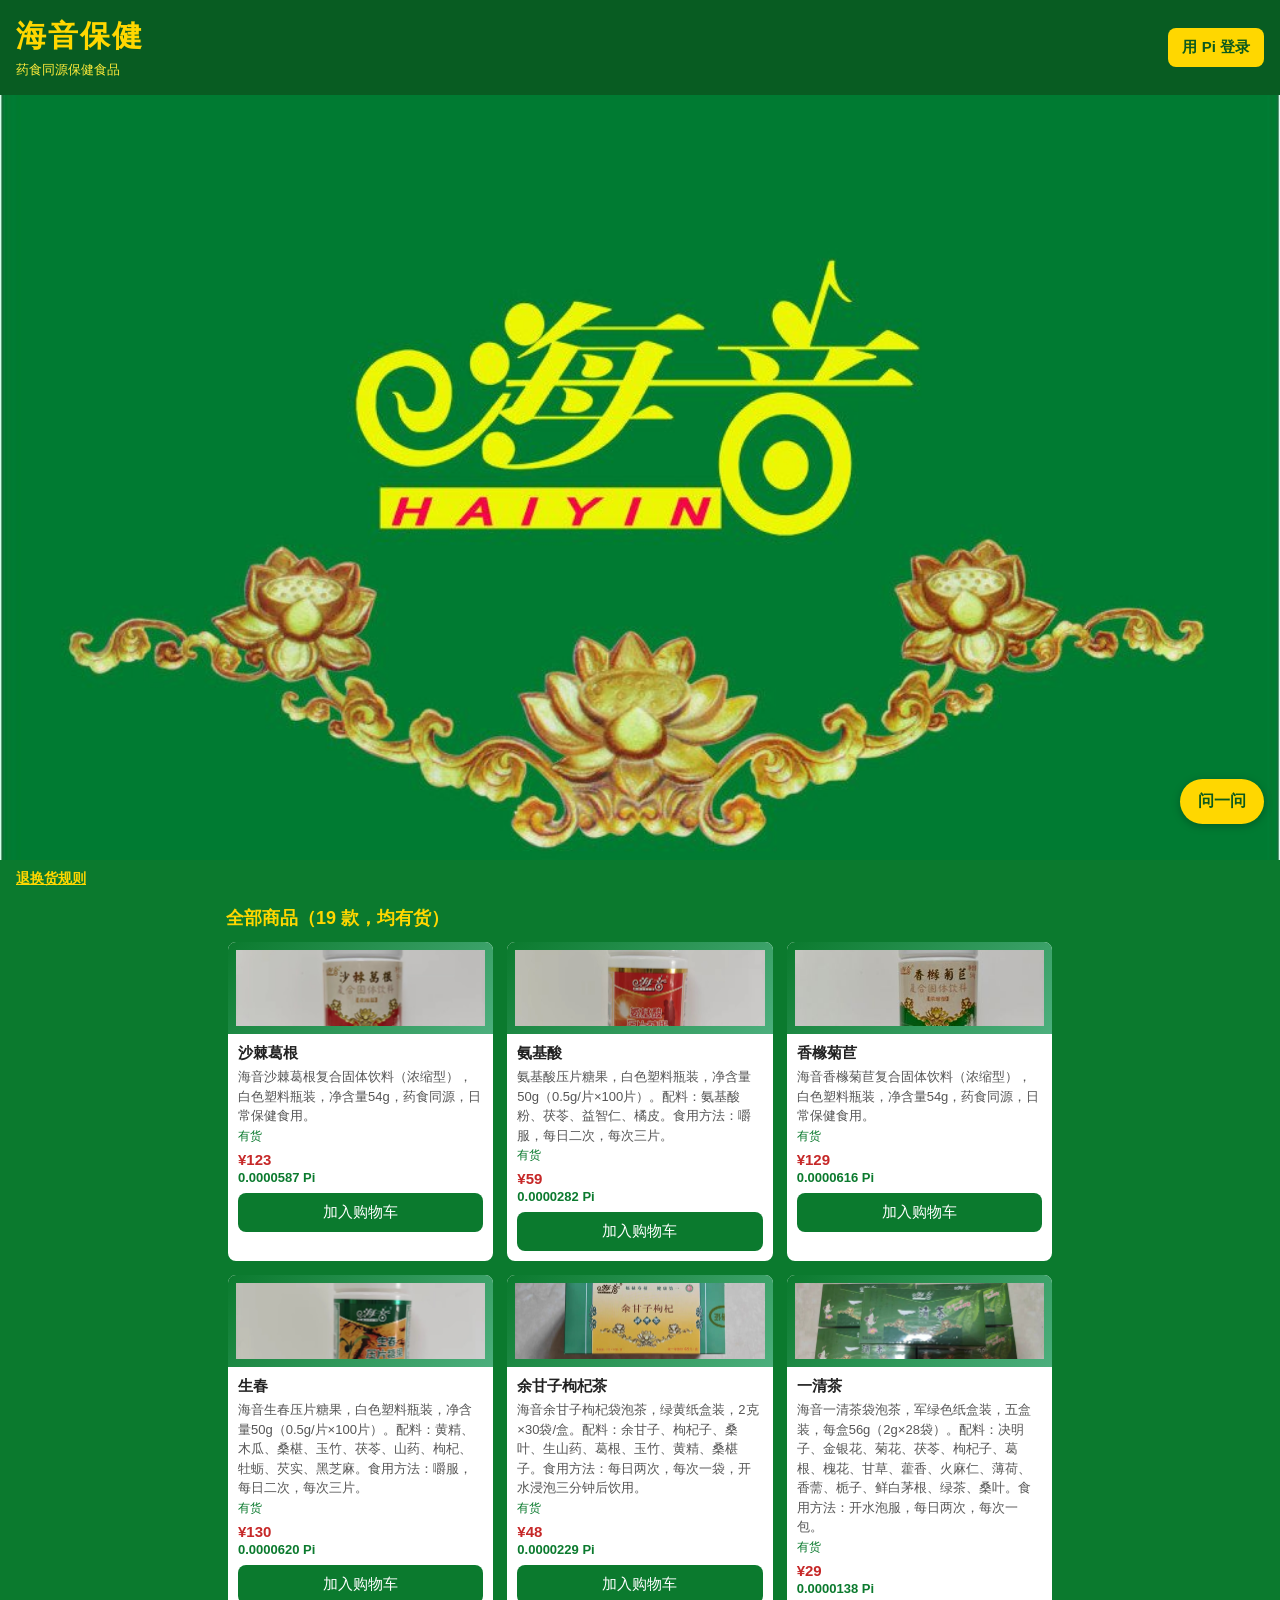
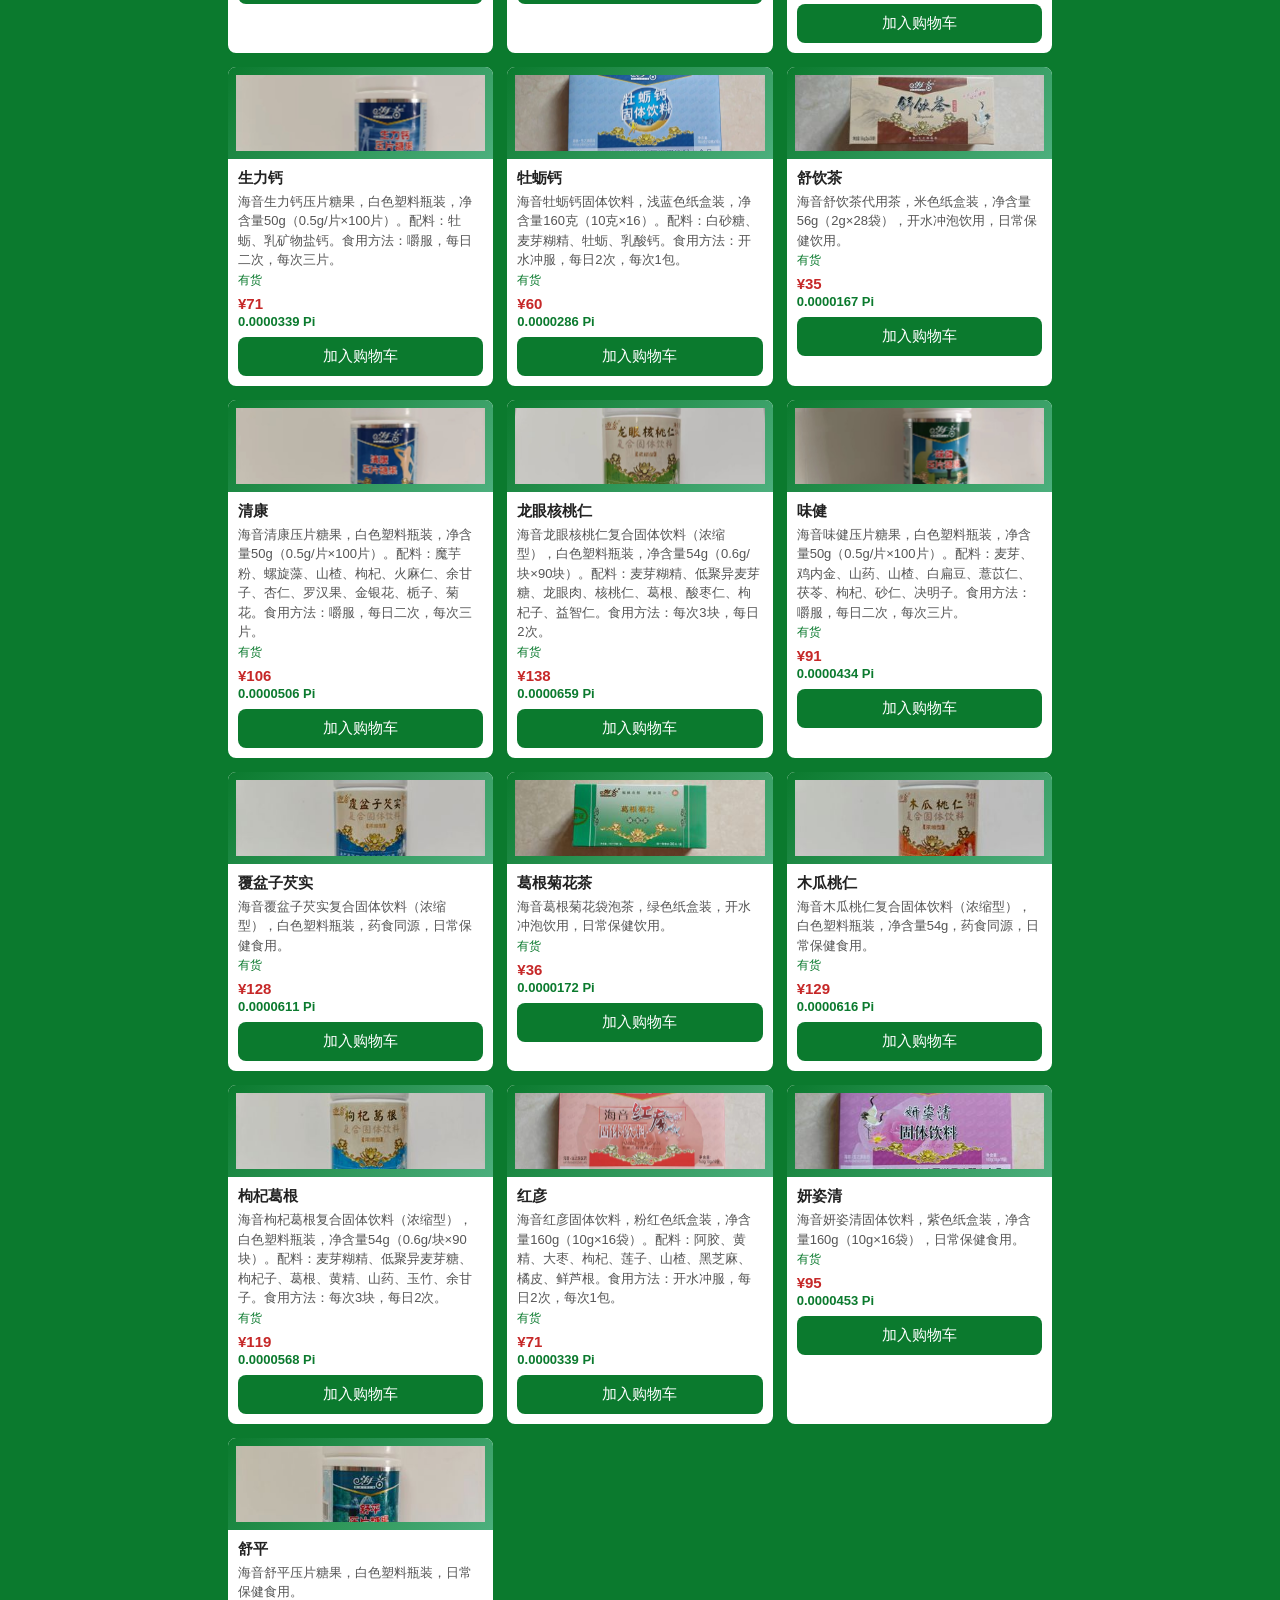
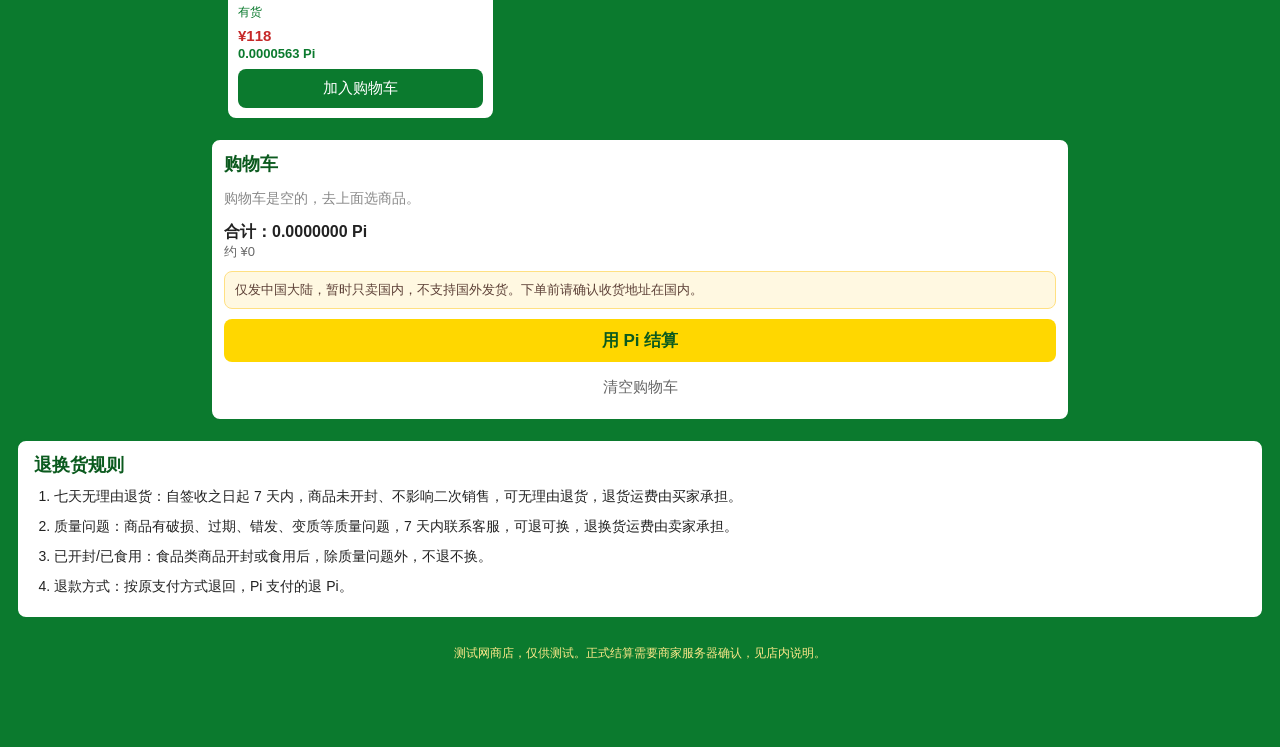
<file: index.html>
<!DOCTYPE html>
<html lang="zh-CN">
<head>
<meta charset="UTF-8">
<meta name="viewport" content="width=device-width, initial-scale=1.0, viewport-fit=cover">
<title>海音保健 - Pi 商店</title>
<script src="https://sdk.minepi.com/pi-sdk.js"></script>
  <script type="module" crossorigin src="./assets/index-LHDeGMed.js"></script>
  <link rel="stylesheet" crossorigin href="./assets/index-BUEbIGq6.css">
</head>
<body>
<div id="root"></div>
</body>
</html>
</file>
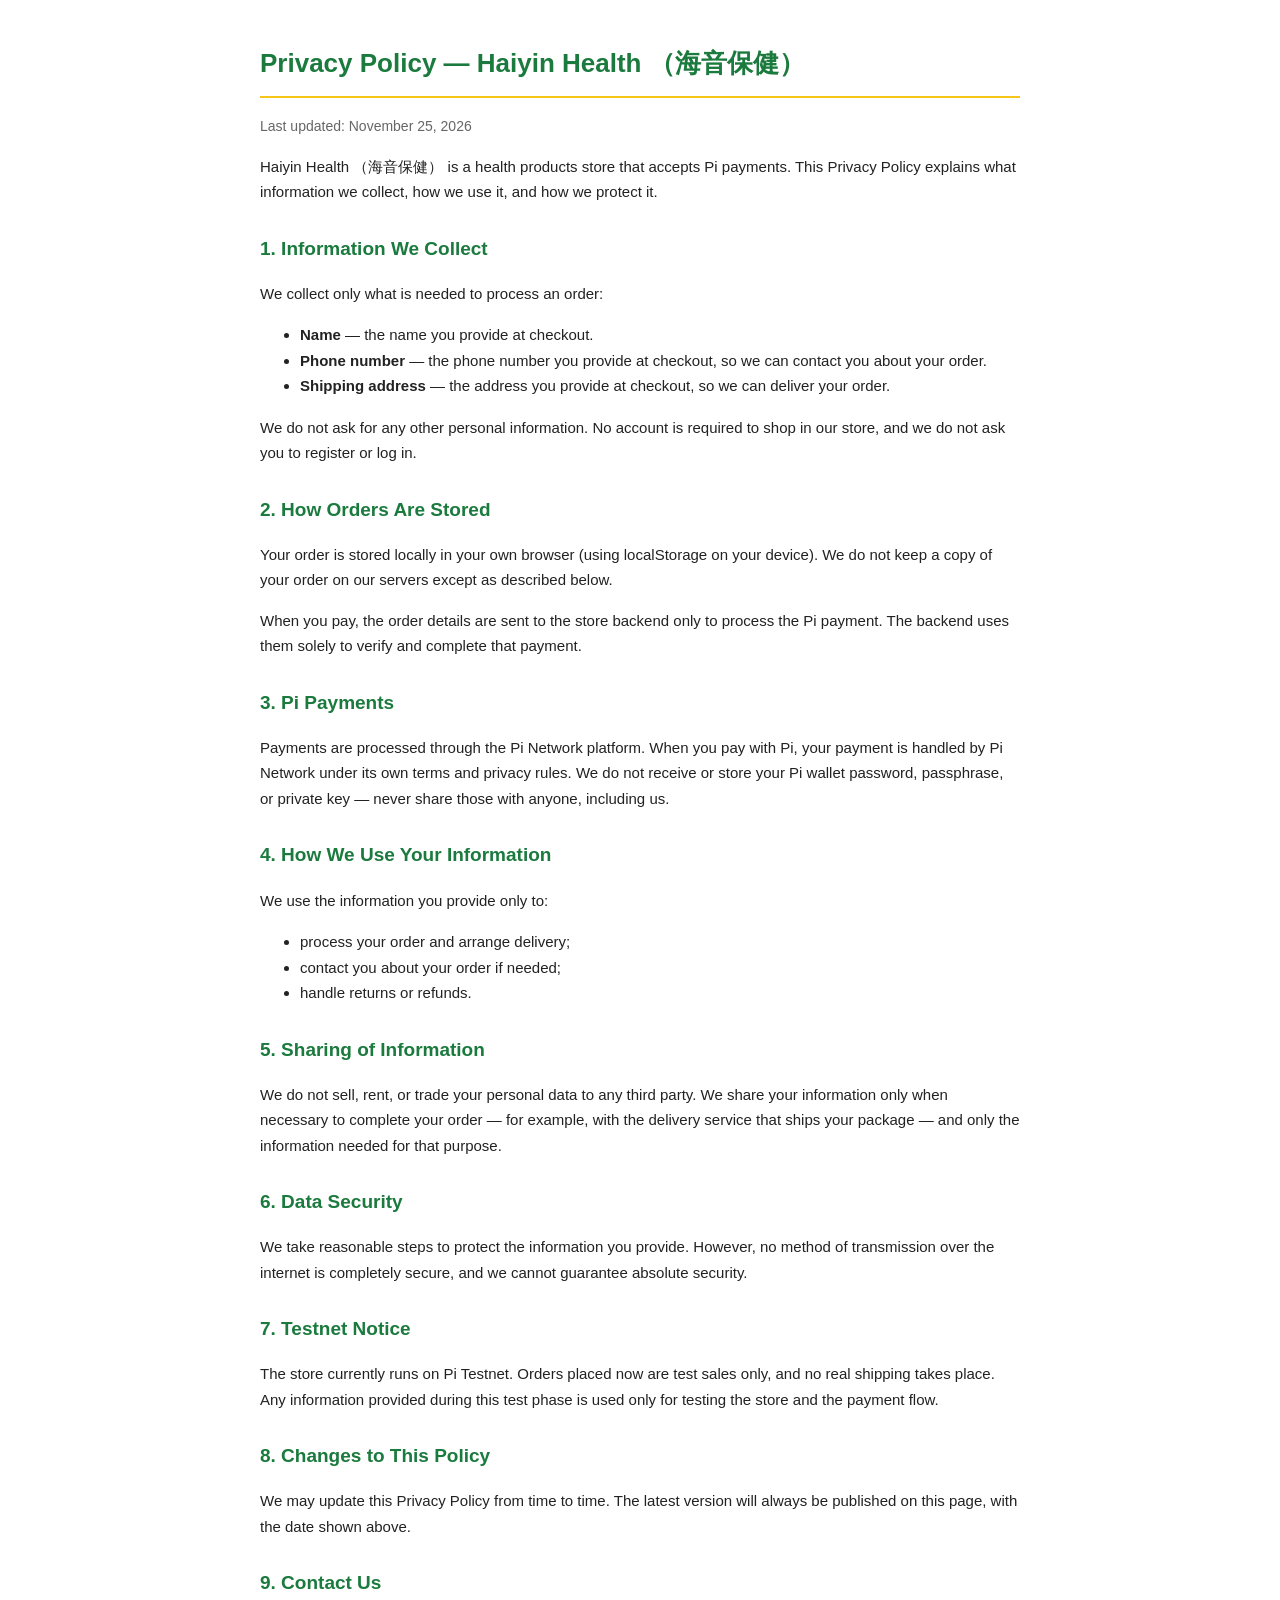
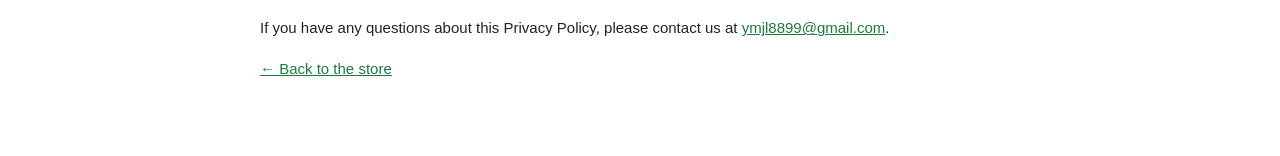
<file: privacy.html>
<!DOCTYPE html>
<html lang="en">
<head>
<meta charset="UTF-8">
<meta name="viewport" content="width=device-width, initial-scale=1.0">
<title>Privacy Policy — Haiyin Health</title>
<style>
  body { font-family: -apple-system, "Segoe UI", Arial, sans-serif; max-width: 760px; margin: 0 auto; padding: 24px 20px 60px; line-height: 1.7; color: #222; }
  h1 { color: #1b7a3d; font-size: 26px; border-bottom: 2px solid #f5c518; padding-bottom: 10px; }
  h2 { color: #1b7a3d; font-size: 19px; margin-top: 28px; }
  p, li { font-size: 15px; }
  .meta { color: #666; font-size: 14px; }
  a { color: #1b7a3d; }
</style>
</head>
<body>
<h1>Privacy Policy — Haiyin Health （海音保健）</h1>
<p class="meta">Last updated: November 25, 2026</p>

<p>Haiyin Health （海音保健） is a health products store that accepts Pi payments. This Privacy Policy explains what information we collect, how we use it, and how we protect it.</p>

<h2>1. Information We Collect</h2>
<p>We collect only what is needed to process an order:</p>
<ul>
  <li><strong>Name</strong> — the name you provide at checkout.</li>
  <li><strong>Phone number</strong> — the phone number you provide at checkout, so we can contact you about your order.</li>
  <li><strong>Shipping address</strong> — the address you provide at checkout, so we can deliver your order.</li>
</ul>
<p>We do not ask for any other personal information. No account is required to shop in our store, and we do not ask you to register or log in.</p>

<h2>2. How Orders Are Stored</h2>
<p>Your order is stored locally in your own browser (using localStorage on your device). We do not keep a copy of your order on our servers except as described below.</p>
<p>When you pay, the order details are sent to the store backend only to process the Pi payment. The backend uses them solely to verify and complete that payment.</p>

<h2>3. Pi Payments</h2>
<p>Payments are processed through the Pi Network platform. When you pay with Pi, your payment is handled by Pi Network under its own terms and privacy rules. We do not receive or store your Pi wallet password, passphrase, or private key — never share those with anyone, including us.</p>

<h2>4. How We Use Your Information</h2>
<p>We use the information you provide only to:</p>
<ul>
  <li>process your order and arrange delivery;</li>
  <li>contact you about your order if needed;</li>
  <li>handle returns or refunds.</li>
</ul>

<h2>5. Sharing of Information</h2>
<p>We do not sell, rent, or trade your personal data to any third party. We share your information only when necessary to complete your order — for example, with the delivery service that ships your package — and only the information needed for that purpose.</p>

<h2>6. Data Security</h2>
<p>We take reasonable steps to protect the information you provide. However, no method of transmission over the internet is completely secure, and we cannot guarantee absolute security.</p>

<h2>7. Testnet Notice</h2>
<p>The store currently runs on Pi Testnet. Orders placed now are test sales only, and no real shipping takes place. Any information provided during this test phase is used only for testing the store and the payment flow.</p>

<h2>8. Changes to This Policy</h2>
<p>We may update this Privacy Policy from time to time. The latest version will always be published on this page, with the date shown above.</p>

<h2>9. Contact Us</h2>
<p>If you have any questions about this Privacy Policy, please contact us at <a href="mailto:ymjl8899@gmail.com">ymjl8899@gmail.com</a>.</p>

<p><a href="/">← Back to the store</a></p>
</body>
</html>
</file>
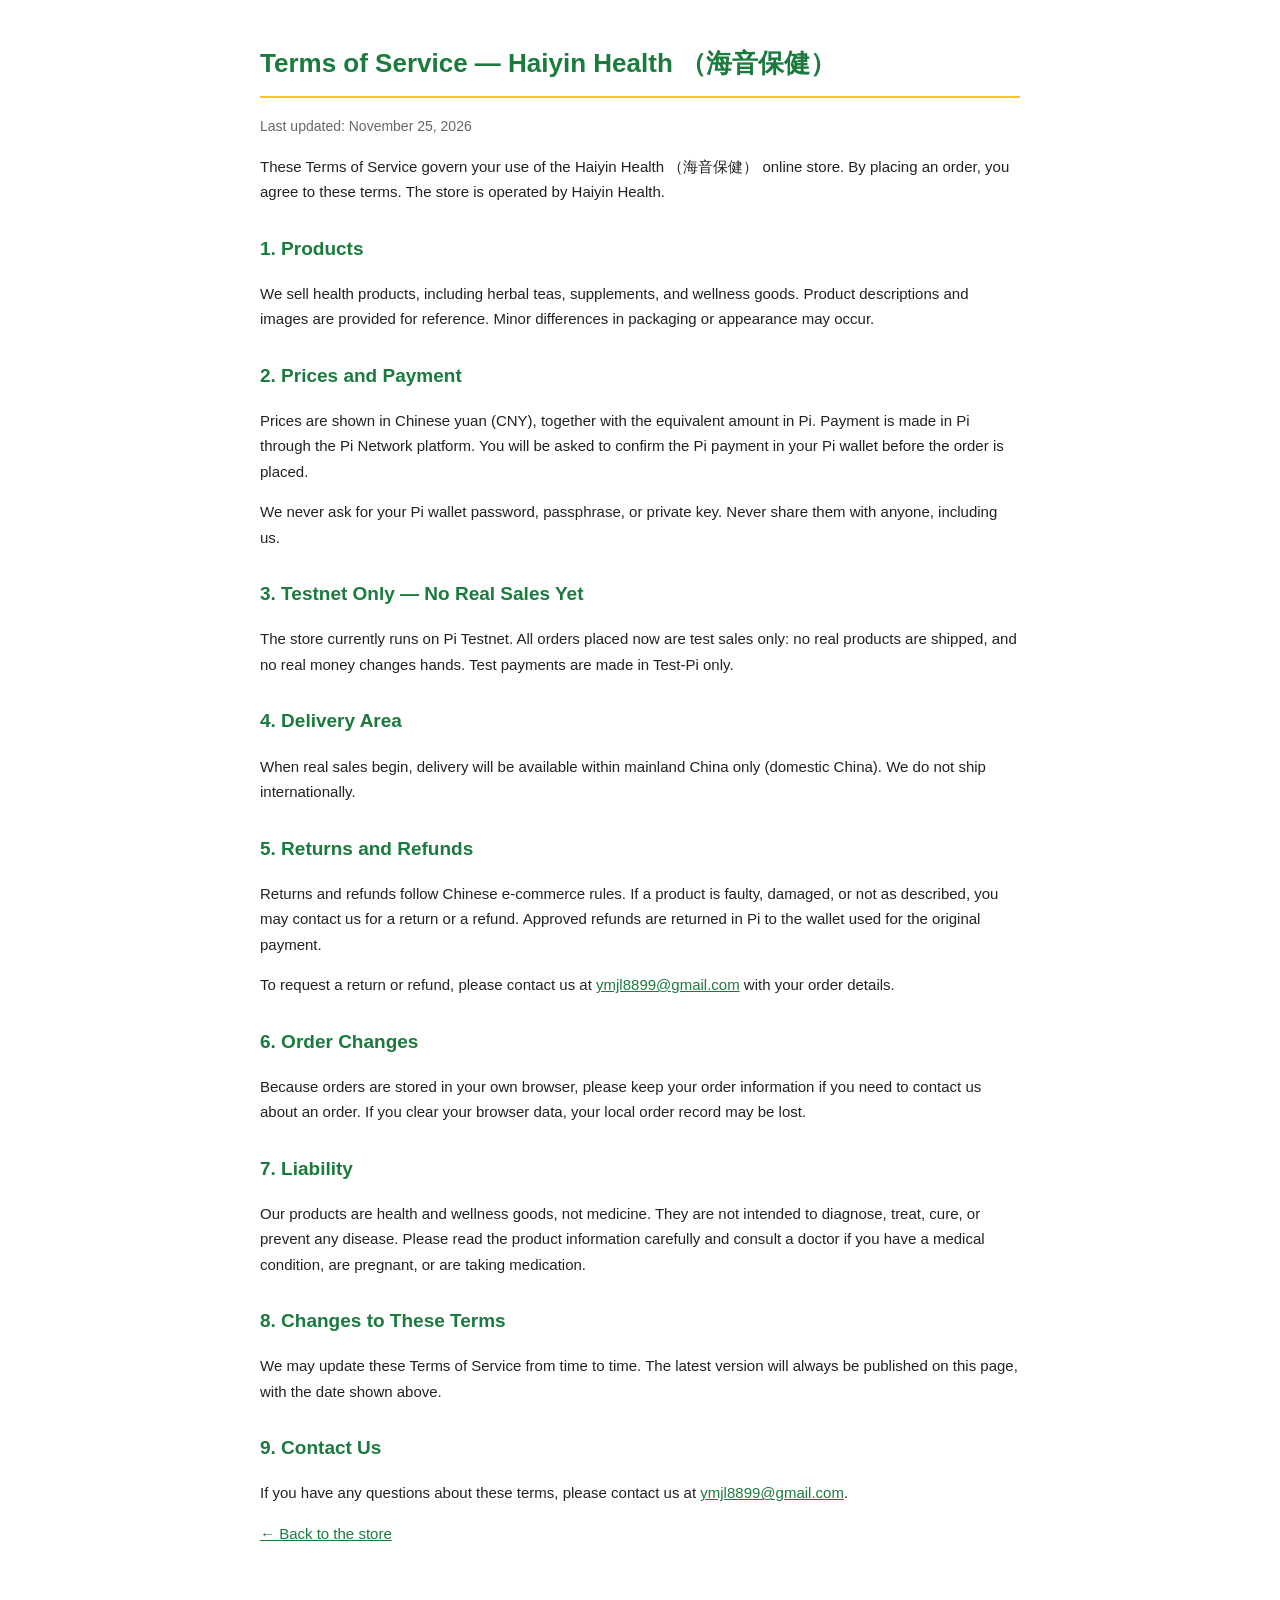
<file: terms.html>
<!DOCTYPE html>
<html lang="en">
<head>
<meta charset="UTF-8">
<meta name="viewport" content="width=device-width, initial-scale=1.0">
<title>Terms of Service — Haiyin Health</title>
<style>
  body { font-family: -apple-system, "Segoe UI", Arial, sans-serif; max-width: 760px; margin: 0 auto; padding: 24px 20px 60px; line-height: 1.7; color: #222; }
  h1 { color: #1b7a3d; font-size: 26px; border-bottom: 2px solid #f5c518; padding-bottom: 10px; }
  h2 { color: #1b7a3d; font-size: 19px; margin-top: 28px; }
  p, li { font-size: 15px; }
  .meta { color: #666; font-size: 14px; }
  a { color: #1b7a3d; }
</style>
</head>
<body>
<h1>Terms of Service — Haiyin Health （海音保健）</h1>
<p class="meta">Last updated: November 25, 2026</p>

<p>These Terms of Service govern your use of the Haiyin Health （海音保健） online store. By placing an order, you agree to these terms. The store is operated by Haiyin Health.</p>

<h2>1. Products</h2>
<p>We sell health products, including herbal teas, supplements, and wellness goods. Product descriptions and images are provided for reference. Minor differences in packaging or appearance may occur.</p>

<h2>2. Prices and Payment</h2>
<p>Prices are shown in Chinese yuan (CNY), together with the equivalent amount in Pi. Payment is made in Pi through the Pi Network platform. You will be asked to confirm the Pi payment in your Pi wallet before the order is placed.</p>
<p>We never ask for your Pi wallet password, passphrase, or private key. Never share them with anyone, including us.</p>

<h2>3. Testnet Only — No Real Sales Yet</h2>
<p>The store currently runs on Pi Testnet. All orders placed now are test sales only: no real products are shipped, and no real money changes hands. Test payments are made in Test-Pi only.</p>

<h2>4. Delivery Area</h2>
<p>When real sales begin, delivery will be available within mainland China only (domestic China). We do not ship internationally.</p>

<h2>5. Returns and Refunds</h2>
<p>Returns and refunds follow Chinese e-commerce rules. If a product is faulty, damaged, or not as described, you may contact us for a return or a refund. Approved refunds are returned in Pi to the wallet used for the original payment.</p>
<p>To request a return or refund, please contact us at <a href="mailto:ymjl8899@gmail.com">ymjl8899@gmail.com</a> with your order details.</p>

<h2>6. Order Changes</h2>
<p>Because orders are stored in your own browser, please keep your order information if you need to contact us about an order. If you clear your browser data, your local order record may be lost.</p>

<h2>7. Liability</h2>
<p>Our products are health and wellness goods, not medicine. They are not intended to diagnose, treat, cure, or prevent any disease. Please read the product information carefully and consult a doctor if you have a medical condition, are pregnant, or are taking medication.</p>

<h2>8. Changes to These Terms</h2>
<p>We may update these Terms of Service from time to time. The latest version will always be published on this page, with the date shown above.</p>

<h2>9. Contact Us</h2>
<p>If you have any questions about these terms, please contact us at <a href="mailto:ymjl8899@gmail.com">ymjl8899@gmail.com</a>.</p>

<p><a href="/">← Back to the store</a></p>
</body>
</html>
</file>
<file: assets/index-BUEbIGq6.css>
*{box-sizing:border-box}body{margin:0;font-family:-apple-system,PingFang SC,Hiragino Sans GB,Microsoft YaHei,sans-serif;background:#0b7a2e;color:#222;padding-bottom:72px}#root{min-height:100vh}.topbar{display:flex;align-items:center;justify-content:space-between;gap:12px;padding:16px;background:#085c22;color:#fff}.brand-name{font-size:30px;font-weight:700;color:gold;letter-spacing:2px}.brand-sub{font-size:13px;color:#ffeb3b;margin-top:4px}.btn{border:none;border-radius:8px;padding:10px 14px;font-size:15px;cursor:pointer}.btn-login{background:gold;color:#0b5a1e;font-weight:700;white-space:nowrap}.btn-checkout{display:block;width:100%;background:gold;color:#0b5a1e;font-weight:700;font-size:17px;margin-top:10px}.btn-ghost{display:block;width:100%;background:transparent;color:#666;margin-top:6px}.logo-banner{padding:0}.logo-banner img{display:block;width:100%;height:auto}.badges{display:flex;flex-wrap:wrap;gap:8px;padding:12px 16px 0}.badge{background:#fff;color:#0b5a1e;border:1px solid #ffd700;border-radius:999px;padding:4px 10px;font-size:12px}.badge-testnet{background:gold;color:#0b5a1e;border-color:gold;font-weight:700}.notice{margin:12px 16px 0;padding:10px 12px;background:#fff8e1;border:1px solid #ffe082;border-radius:8px;font-size:13px;line-height:1.6;color:#5d4037}.section-title{font-size:18px;margin:18px 16px 10px;color:gold}.grid{display:grid;grid-template-columns:1fr 1fr;gap:10px;padding:0 16px}.card{background:#fff;border:2px solid #0b7a2e;border-radius:10px;overflow:hidden;display:flex;flex-direction:column}.card-thumb{height:92px;display:flex;align-items:center;justify-content:center;background:linear-gradient(135deg,#0b7a2e,#4caf7d);color:#fff;font-size:19px;font-weight:700;text-align:center;padding:8px;line-height:1.3}.card-thumb img{width:100%;height:100%;object-fit:cover;display:block;cursor:zoom-in}.card-body{padding:10px;display:flex;flex-direction:column;flex:1}.card-name{font-size:15px;font-weight:700}.card-desc{font-size:13px;color:#555;line-height:1.5;margin-top:4px}.card-stock{font-size:12px;color:#0b7a2e;margin-top:2px}.card-price-cny{font-size:15px;color:#c62828;font-weight:700;margin-top:6px}.card-price-pi{font-size:13px;color:#0b7a2e;font-weight:700;margin-top:2px;word-break:break-all}.btn-add{margin-top:8px;background:#0b7a2e;color:#fff;width:100%}.cart-panel,.order-panel{margin:18px 16px 0;background:#fff;border:2px solid #0b7a2e;border-radius:10px;padding:12px}.cart-panel .section-title,.order-panel .section-title{margin:0 0 10px;color:#0b5a1e}.cart-row{display:flex;align-items:center;gap:8px;padding:8px 0;border-bottom:1px solid #eee;font-size:14px}.cart-row-name{flex:1}.cart-row-pi{color:#0b7a2e;font-size:13px;font-weight:700}.qty-btn{width:28px;height:28px;border-radius:6px;border:1px solid #0b7a2e;background:#fff;color:#0b7a2e;font-size:16px;cursor:pointer}.qty-num{min-width:22px;text-align:center}.cart-total{margin-top:10px;font-size:16px;font-weight:700}.cart-total-cny{font-size:13px;color:#666;font-weight:400}.order-item{padding:8px 0;border-bottom:1px solid #eee;font-size:13px;line-height:1.6;word-break:break-all}.order-item .order-status{color:#0b7a2e;font-weight:700}.status-box{margin:18px 16px 0;padding:12px;border-radius:10px;background:#fff8e1;border:1px solid #f7c948;font-size:14px;line-height:1.7;word-break:break-all}.status-box.error{background:#fdecea;border-color:#f5c6cb}.footer{margin:24px 16px 0;font-size:12px;color:#ffe98a;line-height:1.7;text-align:center}.cart-bar{position:fixed;left:0;right:0;bottom:0;padding:10px 16px calc(10px + env(safe-area-inset-bottom));background:#fff;border-top:2px solid #0b7a2e}.cart-bar button{width:100%;border:none;border-radius:8px;padding:12px;background:gold;color:#0b5a1e;font-size:16px;font-weight:700;cursor:pointer}.shop-links{margin:10px 16px 0;font-size:14px;color:#ffe98a}.shop-links a{color:gold;font-weight:700}.returns-section{margin:18px 16px 0;background:#fff;border:2px solid #0b7a2e;border-radius:10px;padding:12px 16px}.returns-section .section-title{margin:0 0 8px;color:#0b5a1e}.returns-section ol{margin:0;padding-left:20px}.returns-section li{font-size:14px;line-height:1.7;margin-bottom:6px}.ship-note{margin:10px 0 0;font-size:13px;color:#5d4037;background:#fff8e1;border:1px solid #ffe082;border-radius:8px;padding:8px 10px;line-height:1.6}.address-form{margin-top:12px;padding:12px;background:#e8f3ee;border:1px solid #0b7a2e;border-radius:10px}.address-title{font-size:16px;margin:0 0 8px;color:#0b5a1e}.address-label{display:block;font-size:14px;font-weight:700;margin-top:8px}.address-label input{display:block;width:100%;margin-top:4px;border:1px solid #ccc;border-radius:8px;padding:10px;font-size:15px;background:#fff}.field-error{margin-top:4px;font-size:13px;color:#c62828}.address-note{margin:10px 0 0;font-size:12px;color:#666;line-height:1.6}.consult-link{margin:18px 16px 0;padding:12px;background:#e8f3ee;border:1px solid #0b7a2e;border-radius:10px;font-size:14px;line-height:1.6}.consult-link a,.chat-more a{color:#0b7a2e;font-weight:700}.chat-fab{position:fixed;right:16px;bottom:76px;z-index:30;border:none;border-radius:999px;padding:12px 18px;background:gold;color:#0b5a1e;font-size:16px;font-weight:700;cursor:pointer;box-shadow:0 2px 8px #00000040}.chat-panel{position:fixed;left:0;right:0;bottom:0;z-index:40;background:#fff;border-top:2px solid #0b7a2e;border-radius:14px 14px 0 0;box-shadow:0 -4px 16px #0003;display:flex;flex-direction:column;max-height:72vh;padding-bottom:env(safe-area-inset-bottom)}.chat-header{display:flex;align-items:center;justify-content:space-between;padding:12px 16px;background:#0b7a2e;color:gold;font-size:16px;font-weight:700;border-radius:14px 14px 0 0}.chat-close{border:none;background:transparent;color:gold;font-size:24px;line-height:1;cursor:pointer;padding:0 4px}.chat-note{padding:8px 16px;font-size:12px;color:#666;background:#e8f3ee}.chat-messages{flex:1;overflow-y:auto;padding:12px 16px;display:flex;flex-direction:column;gap:8px;min-height:160px}.chat-msg{max-width:85%;padding:8px 12px;border-radius:10px;font-size:14px;line-height:1.6;white-space:pre-wrap;word-break:break-word}.chat-msg.user{align-self:flex-end;background:#0b7a2e;color:#fff}.chat-msg.bot{align-self:flex-start;background:#eef2f0;color:#222}.chat-chips{display:flex;flex-wrap:wrap;gap:6px;padding:8px 16px;border-top:1px solid #eee}.chat-chips button{border:1px solid #0b7a2e;background:#e8f3ee;color:#0b5a1e;border-radius:999px;padding:6px 12px;font-size:13px;cursor:pointer}.chat-input-row{display:flex;gap:8px;padding:8px 16px 10px}.chat-input-row input{flex:1;border:1px solid #ccc;border-radius:8px;padding:10px;font-size:15px}.btn-send{background:#0b7a2e;color:#fff}.chat-more{padding:0 16px 12px;font-size:13px;color:#666}.lightbox{position:fixed;top:0;right:0;bottom:0;left:0;z-index:60;background:#000000e0;display:flex;flex-direction:column;align-items:center;justify-content:center;padding:16px;cursor:pointer}.lightbox img{max-width:100%;max-height:86vh;object-fit:contain;background:#fff;border-radius:8px;touch-action:pinch-zoom}.lightbox.zoomed{overflow:auto;justify-content:flex-start;-webkit-overflow-scrolling:touch}.lightbox.zoomed img{max-width:none;max-height:none;width:auto;height:auto;min-width:100%;cursor:zoom-out}.lightbox-close{position:sticky;top:0;align-self:flex-end;z-index:2;border:1px solid #fff;background:#0009;color:#fff;border-radius:999px;padding:8px 16px;font-size:15px;cursor:pointer;margin-bottom:8px}.lightbox-hint{margin-top:12px;color:#fff;font-size:14px}.lightbox-nav{display:flex;align-items:center;gap:16px;margin-top:12px}.lightbox-nav button{border:1px solid #fff;background:transparent;color:#fff;border-radius:999px;padding:8px 16px;font-size:15px;cursor:pointer}.lightbox-count{color:#fff;font-size:14px}.chat-human{padding:0 16px 8px}.chat-human button{border:1px solid #0b7a2e;background:#fff;color:#0b5a1e;border-radius:999px;padding:6px 12px;font-size:13px;cursor:pointer}.msg-form{padding:0 16px 12px;border-top:1px solid #eee}.msg-form textarea{display:block;width:100%;margin-top:4px;border:1px solid #ccc;border-radius:8px;padding:10px;font-size:15px;background:#fff;font-family:inherit;min-height:72px;resize:vertical}.msg-form .btn-send{margin-top:10px;width:100%}.msg-status{margin-top:8px;font-size:13px;color:#0b5a1e;line-height:1.6}.link-btn{background:none;border:none;padding:0;color:gold;font-weight:700;font-size:14px;cursor:pointer;text-decoration:underline}@media (min-width: 700px){.grid{grid-template-columns:repeat(3,1fr);max-width:860px;margin:0 auto}main,.cart-panel,.order-panel,.status-box,.footer{max-width:860px;margin-left:auto;margin-right:auto}.badges,.notice{max-width:860px;margin-left:auto;margin-right:auto}}
</file>
